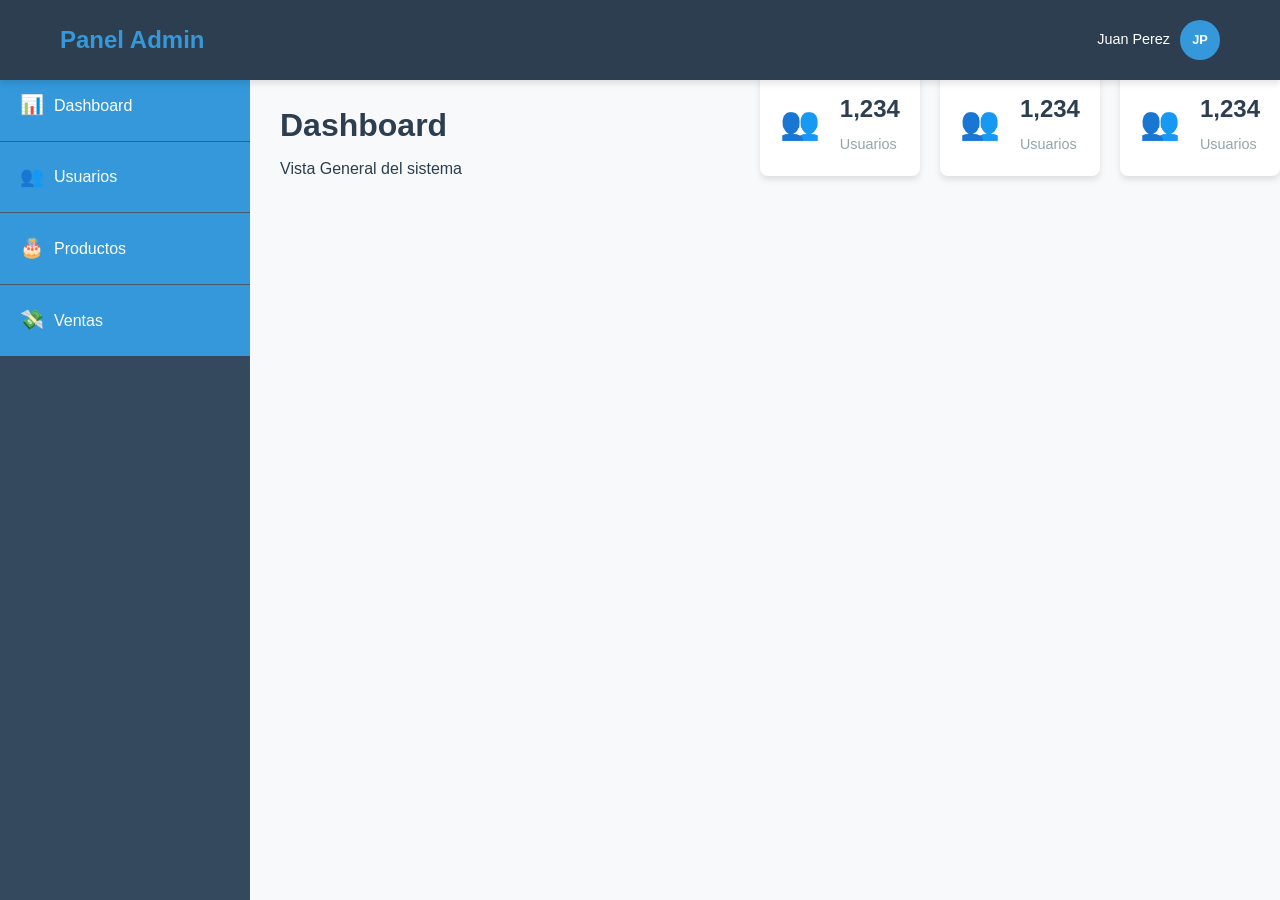
<file: index.html>
<!doctype html>
<html lang="en">
  <head>
    <meta charset="UTF-8" />
    <meta name="viewport" content="width=device-width, initial-scale=1.0" />
    <link rel="stylesheet" href="style.css" />
    <title>Admin Panel</title>
  </head>
  <body>
    <header class="header">
      <div class="header-content">
        <h1 class="logo">Panel Admin</h1>
        <div class="user-info">
          <span class="user-name"> Juan Perez</span>
          <div class="user-avatar">JP</div>
        </div>
      </div>
    </header>

    <div class="main-container">
      <aside class="sidebar">
        <nav class="sidebar-nav">
          <ul class="nav-list">
            <li class="nav-item">
              <a href="#dashboard" class="nav-link active">
                <span class="nav-icon"> 📊</span>
                <span class="nav-text"> Dashboard</span>
              </a>
            </li>
            <li class="nav-item">
              <a href="#dashboard" class="nav-link active">
                <span class="nav-icon"> 👥</span>
                <span class="nav-text"> Usuarios</span>
              </a>
            </li>
            <li class="nav-item">
              <a href="#dashboard" class="nav-link active">
                <span class="nav-icon"> 🎂</span>
                <span class="nav-text"> Productos</span>
              </a>
            </li>
            <li>
                <a href="#VENTAS" class="nav-link active">
                    <span class="nav-icon"> 💸</span>
                    <span class="nav-text"> Ventas</span>
                </a>
            </li>
          </ul>
        </nav>
      </aside>
      <main class="main-content">
        <div class="content-header">
          <h2 class="page-title">Dashboard</h2>
          <p class="page-description">Vista General del sistema</p>
        </div>
      </main>

      <section class="stats-section">
        <div class="stats-grid">
            <div class="stats-card">
                <div class="stats-icon">👥</div>
                <div class="stats-info">
                    <h3 class = "stats-number">1,234</h3>
                    <p class="stats-label">Usuarios</p>
                </div>
            </div>
            <div class="stats-card">
                <div class="stats-icon">👥</div>
                <div class="stats-info">
                    <h3 class = "stats-number">1,234</h3>
                    <p class="stats-label">Usuarios</p>
                </div>
            </div>
            <div class="stats-card">
                <div class="stats-icon">👥</div>
                <div class="stats-info">
                    <h3 class = "stats-number">1,234</h3>
                    <p class="stats-label">Usuarios</p>
                </div>
            </div>
        </div>
      </section>
    </div>
  </body>
</html>
</file>
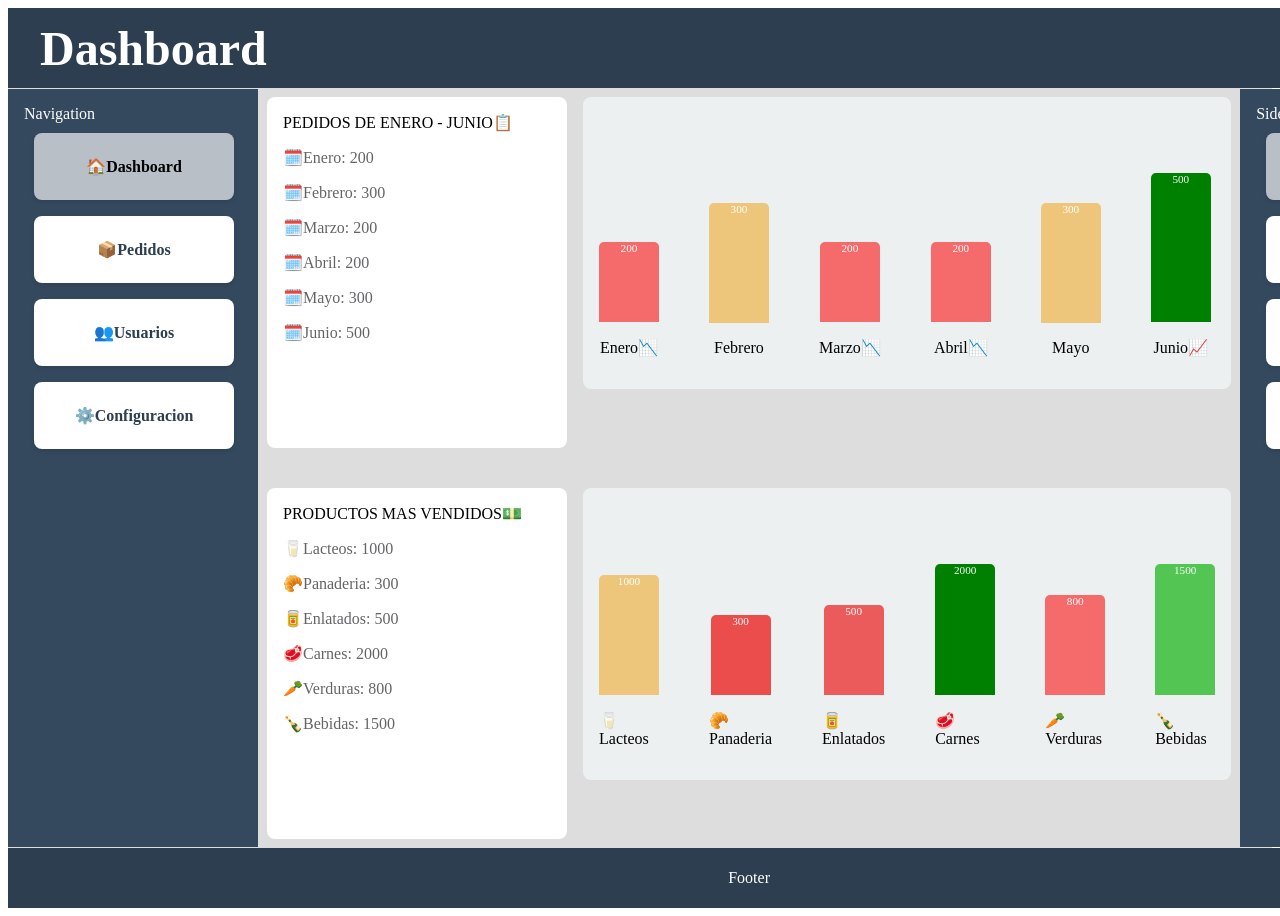
<file: PracticaCssGrid/index.html>
<!DOCTYPE html>
<html lang="es">
<head>
<meta charset="UTF-8">
<meta name="viewport" content="width=device-width, initial-scale=1.0">
<title>Layout Unificado Grid</title>
<link rel="stylesheet" href="style.css">
</head>

    <body>
        <div class="dashboard">
            <header class="dashboard-header">
                <h1>Dashboard</h1>
                <div class="user-info">
                    <span class="user-name"> Alison Villa   </span>
                    <div class="user-avatar">AV</div>
                </div>
            </header>

            <nav class="nav">Navigation
                <section class="stats-grid">
                    <div class="stat-card active">🏠Dashboard</div>
                    <div class="stat-card">📦Pedidos</div>
                    <div class="stat-card">👥Usuarios</div>
                    <div class="stat-card">⚙️Configuracion</div>
                </section>
            </nav>

            <div class="dashboard-content">
              
                <div class="row">
                    <div class="card">PEDIDOS DE ENERO - JUNIO📋
                        <p>🗓️Enero: 200</p> 
                        <p>🗓️Febrero: 300</p>
                        <p>🗓️Marzo: 200</p>
                        <p>🗓️Abril: 200</p>
                        <p>🗓️Mayo: 300</p>
                        <p>🗓️Junio: 500</p>
                    </div>

                    <div class="chart">
                        <div class="bar-container">
                            <div class="bar" style="height: 40%; background-color:rgb(245, 106, 106);">
                                <span>200</span>
                            </div>
                            <p>Enero📉</p>
                        </div>
                        <div class="bar-container">
                            <div class="bar" style="height: 60%; background-color: rgb(238, 198, 123);">
                                <span>300</span>
                            </div>
                            <p>Febrero</p>
                        </div>
                        <div class="bar-container">
                            <div class="bar" style="height: 40%; background-color: rgb(245, 106, 106);">
                                <span>200</span>
                            </div>
                            <p>Marzo📉</p>
                        </div>
                        <div class="bar-container">
                            <div class="bar" style="height: 40%; background-color: rgb(245, 106, 106);">
                                <span>200</span>
                            </div>
                            <p>Abril📉</p>
                        </div>
                        <div class="bar-container">
                            <div class="bar" style="height: 60%; background-color: rgb(238, 198, 123);">
                                <span>300</span>
                            </div>
                            <p>Mayo</p>
                        </div>
                        <div class="bar-container">
                            <div class="bar" style="height: 80%; background-color: green;">
                                <span>500</span>
                            </div>
                            <p> Junio📈</p>
                        </div>
                    </div>
                    
                </div>

                <div class="row">
                    <div class="card">PRODUCTOS MAS VENDIDOS💵
                        <p> 🥛Lacteos: 1000</p> 
                        <p> 🥐Panaderia: 300</p>
                        <p> 🥫Enlatados: 500</p>
                        <p> 🥩Carnes: 2000</p>
                        <p> 🥕Verduras: 800</p>
                        <p> 🍾Bebidas: 1500</p>
                    </div>
                    <div class="chart">
                        <div class="bar-container">
                            <div class="bar" style="height: 60%; background-color:rgb(238, 198, 123);">
                            <span>1000</span>
                            </div>
                            <p> 🥛Lacteos </p>
                        </div>
                        
                    <div class="bar-container">
                            <div class="bar" style="height: 40%; background-color: rgb(235, 77, 77);">
                            <span>300</span>
                            </div>
                            <p> 🥐Panaderia </p>
                    </div>
                    
                        <div class="bar-container">
                            <div class="bar" style="height: 45%; background-color: rgb(235, 91, 91);">
                            <span>500</span>
                            </div>
                            <p> 🥫Enlatados </p>
                        </div>
                    
                        <div class="bar-container">
                            <div class="bar" style="height: 100%; background-color: green;">
                            <span>2000</span> 
                            </div>
                            <p> 🥩Carnes </p>
                        </div>
                    
                        <div class="bar-container">
                            <div class="bar" style="height: 50%; background-color: rgb(245, 106, 106);">
                            <span>800</span>
                            </div>
                            <p>🥕Verduras</p>
                        </div>
                        
                        <div class="bar-container">
                            <div class="bar" style="height: 80%; background-color: rgb(83, 197, 83);">
                            <span>1500</span>
                            </div>
                            <p>🍾Bebidas</p>
                        </div>
                    </div>
                </div>

            </div>

            <aside class="sidebar">Sidebar
                <section class="stats-grid">
                    <div class="stat-card active">Graficos📊</div>
                    <div class="stat-card">🛒Ventas: $45,678</div>
                    <div class="stat-card">👥Usuarios: 1,234</div>
                    <div class="stat-card">💰Ingresos: $20,345</div>
                </section>
            </aside>
            
            <footer class="footer">Footer
            </footer>
        </div>   
        
    </body>
</html>
</file>
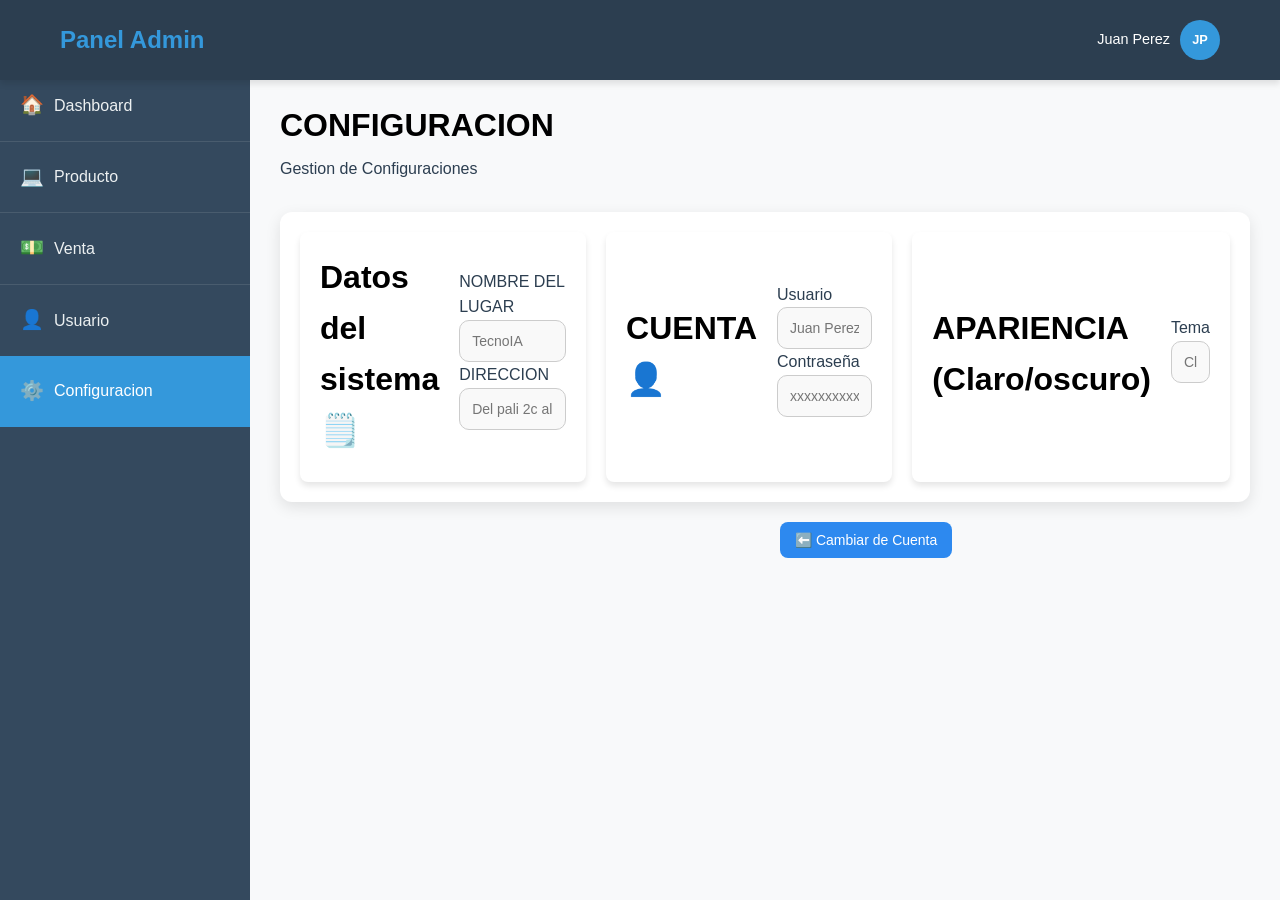
<file: configuracion.html>
<!doctype html>
<html lang="en">
  <head>
    <meta charset="UTF-8" />
    <meta name="viewport" content="width=device-width, initial-scale=1.0" />
    <link rel="stylesheet" href="style.css" />
    <title>Admin Panel</title>
  </head>


  <body>
    
    <header class="header">
      <div class="header-content">
        <h1 class="logo">Panel Admin</h1>
        <div class="user-info">
          <span class="user-name"> Juan Perez</span>
          <div class="user-avatar">JP</div>
        </div>
      </div>
    </header>

    <div class="main-container">
      <aside class="sidebar">
        <nav class="sidebar-nav">

          <ul class="nav-list">
            <li class="nav-item">
              <a href="index.html" class="nav-link ">
                <span class="nav-icon"> 🏠</span>
                <span class="nav-text"> Dashboard</span>
              </a>
            </li>
            <li class="nav-item">
              <a href="producto.html" class="nav-link">
                <span class="nav-icon"> 💻</span>
                <span class="nav-text"> Producto</span>
              </a>
            </li>
            <li class="nav-item">
              <a href="venta.html" class="nav-link">
                <span class="nav-icon"> 💵</span>
                <span class="nav-text"> Venta</span>
              </a>
            </li>
            <li>
                <a href="usuario.html" class="nav-link ">
                    <span class="nav-icon"> 👤</span>
                    <span class="nav-text"> Usuario</span>
                </a>
            </li>
            <li>
                <a href="configuracion.html" class="nav-link active">
                    <span class="nav-icon"> ⚙️</span>
                    <span class="nav-text">Configuracion</span>
                </a>
            </li>
          </ul>

        </nav>
      </aside>


       <main class="main-content">
             <div class="content-header">
              <h2 class="pageConfiguracion-title">CONFIGURACION</h2>
              <p class="page-description"> Gestion de Configuraciones</p>
             </div>

           <section class="Configuracion-section">
             <div class="stats-grid">

                <div class="stats-card">
                   <h2 class="pageConfiguracion-title">Datos del sistema🗒️</h2>
                    <div class="stats-info">
                       <div class="campoConfiguracion">
                         <Label>NOMBRE DEL LUGAR</Label>
                         <input type="text" placeholder="TecnoIA">
                         <Label>DIRECCION</Label>
                         <input type="text" placeholder="Del pali 2c al sur">
                        </div>
                    </div>
                </div>
                <div class="stats-card">
                   <h2 class="pageConfiguracion-title"> CUENTA👤</h2>
                    <div class="stats-info">
                       <div class="campoConfiguracion">
                         <Label>Usuario</Label>
                         <input type="text" placeholder="Juan Perez">
                         <Label>Contraseña</Label>
                         <input type="text" placeholder="xxxxxxxxxx">
                        </div>
                    </div>
                </div>
                
                <div class="stats-card">
                    <h2 class="pageConfiguracion-title"> APARIENCIA (Claro/oscuro)</h2>
                    <div class="stats-info">
                       <div class="campoConfiguracion">
                         <Label>Tema</Label>
                         <input type="text" placeholder="Claro                                ⬇">
                        
                        </div>
                    </div>
                </div>
             </div>
           </section>
           <button class="btn-CambiarDeCuenta"> ⬅️ Cambiar de Cuenta</button>
     

       </main>
  </body>
</html>
</file>
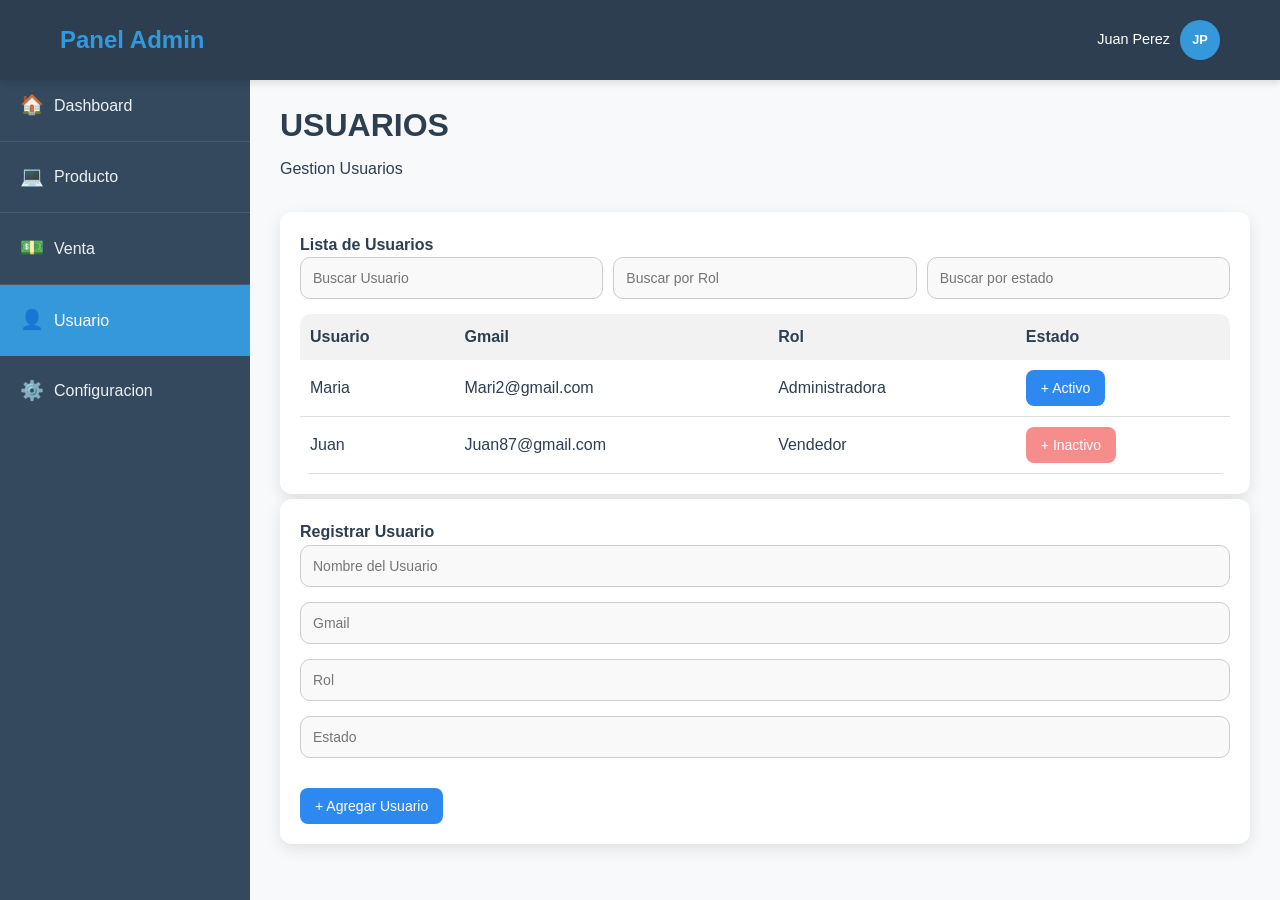
<file: usuario.html>
<!doctype html>
<html lang="en">
  <head>
    <meta charset="UTF-8" />
    <meta name="viewport" content="width=device-width, initial-scale=1.0" />
    <link rel="stylesheet" href="style.css" />
    <title>Admin Panel</title>
  </head>


  <body>
    
    <header class="header">
      <div class="header-content">
        <h1 class="logo">Panel Admin</h1>
        <div class="user-info">
          <span class="user-name"> Juan Perez</span>
          <div class="user-avatar">JP</div>
        </div>
      </div>
    </header>

    <div class="main-container">
      <aside class="sidebar">
        <nav class="sidebar-nav">

          <ul class="nav-list">
            <li class="nav-item">
              <a href="index.html" class="nav-link ">
                <span class="nav-icon"> 🏠</span>
                <span class="nav-text"> Dashboard</span>
              </a>
            </li>
            <li class="nav-item">
              <a href="producto.html" class="nav-link">
                <span class="nav-icon"> 💻</span>
                <span class="nav-text"> Producto</span>
              </a>
            </li>
            <li class="nav-item">
              <a href="venta.html" class="nav-link">
                <span class="nav-icon"> 💵</span>
                <span class="nav-text"> Venta</span>
              </a>
            </li>
            <li>
                <a href="usuario.html" class="nav-link active">
                    <span class="nav-icon"> 👤</span>
                    <span class="nav-text"> Usuario</span>
                </a>
            </li>
            <li>
                <a href="configuracion.html" class="nav-link ">
                    <span class="nav-icon"> ⚙️</span>
                    <span class="nav-text">Configuracion</span>
                </a>
            </li>
          </ul>

        </nav>
      </aside>


       <main class="main-content">
             <div class="content-header">
              <h2 class="page-title">USUARIOS</h2>
              <p class="page-description">Gestion Usuarios</p>
             </div>

            <section class="Usuario-section">
              <h3 class="page-description">Lista de Usuarios</h3>
              <div class="campoUsuario">
                <input type="text" placeholder="Buscar Usuario">
                <input type="text" placeholder="Buscar por Rol">
                <input type="text" placeholder="Buscar por estado">
              </div>

              <table class="tabla">
                <tr>
                  <th>Usuario</th>
                  <th>Gmail</th>
                  <th>Rol</th>
                  <th>Estado</th>
                </tr>

                <tr>
                  <td>Maria</td>
                  <td>Mari2@gmail.com</td>
                  <td>Administradora</td>
                  <td><button class="btn-Activo">+ Activo</button></td>
                </tr>

                <tr>
                  <td>Juan</td>
                  <td>Juan87@gmail.com</td>
                  <td>Vendedor</td>
                  <td><button class="btn-Inactivo">+ Inactivo</button></td>

                </tr>
              </table>
            </section>

            <section class="Usuario-section">
              <h3 class="page-description">Registrar Usuario</h3>
              <div class="campo">
                <input type="text" placeholder="Nombre del Usuario">
              </div>
              <div class="campo">
                <input type="text" placeholder="Gmail">
              </div>
              <div class="campo">
                <input type="text" placeholder="Rol">
              </div>
              <div class="campo">
                <input type="text" placeholder="Estado">
              </div>
              <button class="btn-agregarUsuario">+ Agregar Usuario</button>

            </section>
       </main>
  </body>
</html>
</file>
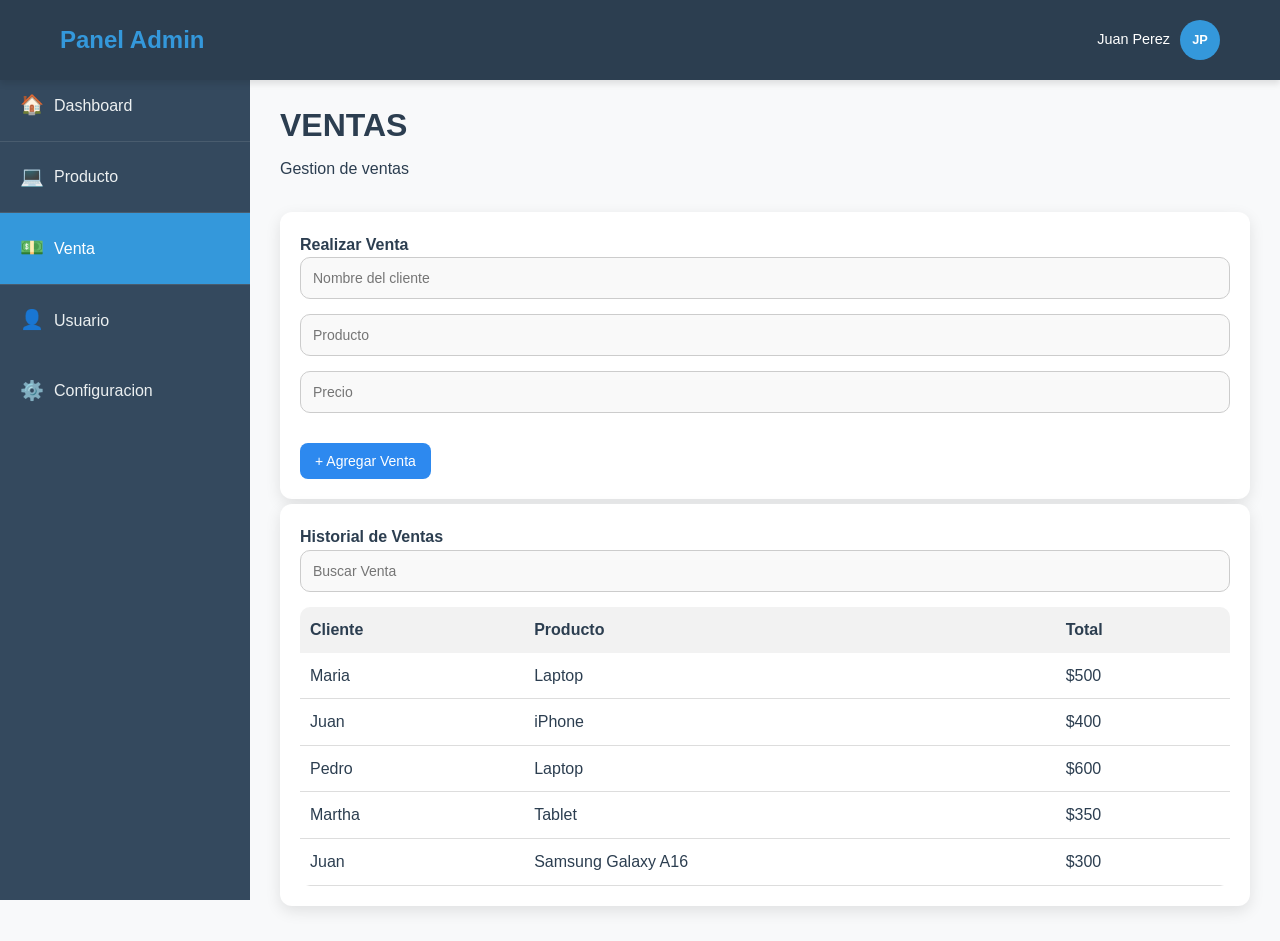
<file: venta.html>
<!doctype html>
<html lang="en">
  <head>
    <meta charset="UTF-8" />
    <meta name="viewport" content="width=device-width, initial-scale=1.0" />
    <link rel="stylesheet" href="style.css" />
    <title>Admin Panel</title>
  </head>


  <body>
    
    <header class="header">
      <div class="header-content">
        <h1 class="logo">Panel Admin</h1>
        <div class="user-info">
          <span class="user-name"> Juan Perez</span>
          <div class="user-avatar">JP</div>
        </div>
      </div>
    </header>

    <div class="main-container">
      <aside class="sidebar">
        <nav class="sidebar-nav">

          <ul class="nav-list">
            <li class="nav-item">
              <a href="index.html" class="nav-link">
                <span class="nav-icon"> 🏠</span>
                <span class="nav-text"> Dashboard</span>
              </a>
            </li>
            <li class="nav-item">
              <a href="producto.html" class="nav-link">
                <span class="nav-icon"> 💻</span>
                <span class="nav-text"> Producto</span>
              </a>
            </li>
            <li class="nav-item">
              <a href="venta.html" class="nav-link active">
                <span class="nav-icon"> 💵</span>
                <span class="nav-text"> Venta</span>
              </a>
            </li>
            <li>
                <a href="usuario.html" class="nav-link ">
                    <span class="nav-icon"> 👤</span>
                    <span class="nav-text"> Usuario</span>
                </a>
            </li>
            <li>
                <a href="configuracion.html" class="nav-link ">
                    <span class="nav-icon"> ⚙️</span>
                    <span class="nav-text">Configuracion</span>
                </a>
            </li>
          </ul>

        </nav>
      </aside>


       <main class="main-content">
             <div class="content-header">
              <h2 class="page-title">VENTAS</h2>
              <p class="page-description">Gestion de ventas</p>
             </div>

           <section class="Venta-section">
              <h3 class="page-description">Realizar Venta</h3>
              <div class="campo">
                <input type="text" placeholder="Nombre del cliente">
              </div>
              <div class="campo">
                <input type="text" placeholder="Producto">
              </div>
              <div class="campo">
                <input type="text" placeholder="Precio">
              </div>
              <button class="btn-agregarVenta">+ Agregar Venta</button>

            </section>

            <section class="Venta-section">
              <h3 class="page-description">Historial de Ventas</h3>
              <div class="campo">
                <input type="text" placeholder="Buscar Venta">
              </div>

              <table class="tabla">
                <tr>
                  <th>Cliente</th>
                  <th>Producto</th>
                  <th>Total</th>
                </tr>

                <tr>
                  <td>Maria</td>
                  <td>Laptop</td>
                  <td>$500</td>
                </tr>

                <tr>
                  <td>Juan</td>
                  <td>iPhone</td>
                  <td>$400</td>
                </tr>
                <tr>
                  <td>Pedro</td>
                  <td>Laptop</td>
                  <td>$600</td>
                </tr>
                <tr>
                  <td>Martha</td>
                  <td>Tablet</td>
                  <td>$350</td>
                </tr>
                <tr>
                  <td>Juan</td>
                  <td>Samsung Galaxy A16</td>
                  <td>$300</td>
                </tr>
              </table>
                  

            </section>
       </main>
  </body>
</html>
</file>
<file: style.css>
:root {

  /*colores principales*/
  --primary-color: #2c3e50;
  --secondary-color: #3498db;
  --accent-color: #e74c3c;
  --success-color: #27ae60;
  --warning-color: #f39c12;

  /* COLORES DE TEXTO*/
  --text-primary: #2c3e50;
  --text-secondary: #f78c8d;
  --text-light: #95a5a6;
  
    /* COLORES DE FONDO*/
  --bg-primary : #ffffff;
  --bg-secondary: #f8f9fa;
  --bg-dark: #34495e;
  
    /* ESPACIADO*/
  --spacing-xs: 5px;
  --spacing-sm: 10px;
  --spacing-md: 20px;
  --spacing-lg: 30px;
  --spacing-xl: 40px;
  
    /* BORDES*/
  --border-radius: 8px;
  --border-color: #e1e8ed;

   /* SOMBRAS*/
  --shadow-sm: 0 1px 3px rgba(0, 0, 0, 0.1);
  --shadow-md: 0 4px 6px rgba(0, 0, 0, 0.1);
  --shadow-lg: 0 10px 25px rgba(0, 0, 0, 0.1);
 
    /* TRANSITIONES*/
  --transition-fast: 0.2s ease;
  --transition-normal: 0.3s ease;
  --transition-slow: 0.5s ease;
}


  /* RESET Y CONFIGURACIONES BASE*/
* {
  margin: 0;
  padding: 0;
  box-sizing: border-box;
}

body {
  font-family: 'Arial', sans-serif;
  background-color: var(--bg-secondary);
  color: var(--text-primary);
  line-height: 1.6;
}

.header {
  background-color: var(--primary-color);
  color: white;
  padding: 0;
  position: fixed;
  top: 0;
  left: 0;
  right: 0;
  z-index: 1000;
  box-shadow: var(--shadow-md);
}

.header-content {
  max-width: 1200px;
  margin: 0 auto;
  padding: var(--spacing-md);
  display: flex;
  justify-content: space-between;
  align-items: center;
}

.logo {
  font-size: 1.5rem;
  font-weight: bold;
  color: var(--secondary-color);
}

.user-info {
  display: flex;
  align-items: center;
  gap: var(--spacing-sm);
  
}

.user-name {
  font-size: 0.9rem;
}

.user-avatar {
  width: 40px;
  height: 40px;
  background-color: var(--secondary-color);
  display: flex;
  justify-content: center;
  align-items: center;
  border-radius: 50%;
  font-weight: bold;
  font-size: 0.8rem;
}

.main-container {
  margin-top: 70px;
  display: flex;
  min-height: calc(100vh - 70px);
}

.sidebar {
  width: 250px;
  background-color: var(--bg-dark);
  position: fixed;
  left: 0;
  top: 70px;
  bottom: 0;
  overflow-y: auto;
  transition: var(--transition-normal);
}

.nav-list {
  list-style: none;
}

.nav-item {
  border-bottom: 1px solid rgba(255, 255, 255, 0.1);
}

.nav-link {
  display: flex;
  align-items: center;
  padding: var(--spacing-md);
  color: #ecf0f1;
  text-decoration: none;
  transition: all var(--transition-normal);
}

.nav-link:hover {
  background-color: rgba(255, 255, 255, 0.1);
  transform: translateX(5px);
}

.nav-link.active{
  background-color: var(--secondary-color);
  color: white;
}

.nav-icon {
    margin-right: var(--spacing-sm);
    font-size: 1.2rem;
}

.main-content{
    margin-left: 250px;
    flex: 1;
    padding: var(--spacing-lg);
}

.content-header{
    margin-bottom: var(--spacing-lg);
}

.page-title{
    font-size: 2rem;
    color: var(--text-primary);
    margin-bottom: var(--spacing-xs);
}

.page-description {
    color: var(--text-primary);
    font-size: 1rem;
}

.stats-grid {
  display: flex;
  gap: var(--spacing-md);
  flex-wrap: wrap;
}

/*ESTE ES PARA EL FONDO DE LOS CUADRO PEUQENO  BLANCO QUE NOMBRAMOS COMO VARIABLE STAT-CARD DE LA DASHBOARD*/
.stats-card {
    background-color: white;
    padding: var(--spacing-md);
    border-radius: var(--border-radius);
    box-shadow: var(--shadow-md);
    display: flex;
    align-items: center;
    gap: var(--spacing-md);

}

/* ICONO */
.stats-icon {
    font-size: 2rem;
}

/* TEXTO */
.stats-number {
    font-size: 1.5rem;
    margin-bottom: var(--spacing-xs);
}
.stats-label {
    color: var(--text-light);
    font-size: 0.9rem;
}

/* CONTENEDOR DE LAS TARJETAS */
.stats-grid {
    display: grid;
    grid-template-columns: repeat(3, 1fr); /* Crea 3 columnas iguales (1fr = una fracción del espacio disponible) */
    gap: var(--spacing-md); 
}

/* TARJETA INDIVIDUAL */
.stats-card {
    width: 100%;
    /* Hace que la tarjeta ocupe todo el ancho de su columna */
}

.stats-card:hover {
  background-color: rgba(255, 255, 255, 0.1);
  transform: translateX(5px);
}
/*TODO LO DE PRODUCTO*/

.producto-card {
    background-color: white;
    padding: var(--spacing-md);
    border-radius: var(--border-radius);
    box-shadow: var(--shadow-md);
    display: flex;
    align-items: center;
    gap: var(--spacing-md);

}
.actividad {
  width: 100%;
  margin-top:30px ;
  height: 300px;   /* para que tenga scroll */
  overflow-y: scroll;
}

.fila {
  background: #f2f2f2;
  margin: 8px 0;
  padding: 10px;
  border-radius: 8px;
}

.producto-grid {
   gap: var(--spacing-md);
   flex-wrap: wrap;
   display: grid;
   grid-template-columns: repeat(3, 1fr); /* Crea 3 columnas iguales (1fr = una fracción del espacio disponible) */
   gap: var(--spacing-md); 
}

.btn-agregarProducto {
  margin-top:15px ;
  background-color: #2d89ef;
  color: white;
  border: none;
  padding: 10px 15px;
  border-radius: 8px;
  cursor: pointer;
  font-size: 14px;
}

.btn-agregarProducto:hover {
  background-color: #1b5fbd;
}

.buscadorDeProducto {
  margin-bottom:5px;
  padding: 10px;
  width: 400px;
  border-radius: 8px;
  border: 1px solid #ccc;
  margin-right: 3px;
}

.buscadorDeProducto:focus {
  outline: none;
  border-color: #2d89ef;
}

.producto-card:hover {
  background-color: rgba(255, 255, 255, 0.1);
  transform: translateX(5px);
}

/*TODO LO DE VENTAS*/

.btn-agregarVenta {
  margin-top:15px ;
  background-color: #2d89ef;
  color: white;
  border: none;
  padding: 10px 15px;
  border-radius: 8px;
  cursor: pointer;
  font-size: 14px;
}

.btn-agregarVenta:hover {
  background-color: #1b5fbd;
}
.campo {
  margin-bottom: 15px;
}

.campo input {
  width: 100%;
  padding: 12px;
  border-radius: 10px;
  border: 1px solid #ccc;
  background-color: #f9f9f9;
  font-size: 14px;
}
/* efecto cuando haces clic */
.campo input:focus {
  outline: none;
  border-color: #2d89ef;
  background-color: white;
}

.Venta-section
{
  margin-bottom:5px;
  background: white;  /* fondo blanco */
  padding: 20px;    /* espacio interno */
  border-radius: 12px;  /* bordes redondos */
  box-shadow: 0px 5px 15px rgba(0,0,0,0.1); /*sombra */
}

table {
  width: 100%;
  border-radius: 10px;
  overflow: hidden; /*para que no se salga nada del borde*/
  border-collapse: collapse;
  background: white;
 
}

th {
  text-align: left;
  padding: 10px;
  background: #f2f2f2;
}

td {
  padding: 10px;
  border-bottom: 1px solid #ddd;
}

/*TODO LO DE USUARIO*/
.Usuario-section
{
  margin-bottom:5px;
  background: white;  /* fondo blanco */
  padding: 20px;    /* espacio interno */
  border-radius: 12px;  /* bordes redondos */
  box-shadow: 0px 5px 15px rgba(0,0,0,0.1); /*sombra */
}

.campoUsuario{
  margin-bottom: 15px;
  display: flex;      /* 👈 los pone en fila */
  gap: 10px;          /* espacio entre ellos */
}

.campoUsuario input {
  width: 100%;
  padding: 12px;
  border-radius: 10px;
  border: 1px solid #ccc;
  background-color: #f9f9f9;
  font-size: 14px;
}
/* efecto cuando haces clic */
.campoUsuario input:focus {
  outline: none;
  border-color: #2d89ef;
  background-color: white;
}
.btn-Activo {
  background-color: #2d89ef;
  color: white;
  border: none;
  padding: 10px 15px;
  border-radius: 8px;
  cursor: pointer;
  font-size: 14px;
}

.btn-Activo:hover {
  background-color: #1b5fbd;
}

.btn-Inactivo {
  background-color: #f78c8d;
  color: white;
  border: none;
  padding: 10px 15px;
  border-radius: 8px;
  cursor: pointer;
  font-size: 14px;
}

.btn-Inactivo:hover {
  background-color: #ee7173;
}
.btn-agregarUsuario {
  margin-top:15px ;
  background-color: #2d89ef;
  color: white;
  border: none;
  padding: 10px 15px;
  border-radius: 8px;
  cursor: pointer;
  font-size: 14px;
}

.btn-agregarUsuario:hover {
  background-color: #1b5fbd;
}

/*TODO LO DE CONFIGURACION*/
.Configuracion-section
{
  margin-bottom:5px;
  background: white;  /* fondo blanco */
  padding: 20px;    /* espacio interno */
  border-radius: 12px;  /* bordes redondos */
  box-shadow: 0px 5px 15px rgba(0,0,0,0.1); /*sombra */
}

.campoConfiguracion {
  margin-bottom: 15px;
}

.campoConfiguracion input {
  width: 100%;
  padding: 12px;
  border-radius: 10px;
  border: 1px solid #ccc;
  background-color: #f9f9f9;
  font-size: 14px;
}
/* efecto cuando haces clic */
.campoConfiguracion input:focus {
  outline: none;
  border-color: #2d89ef;
  background-color: white;
}

.pageConfiguracion-title{
    font-size: 2rem;
    color: #000000;
    margin-bottom: var(--spacing-xs);
}


.btn-CambiarDeCuenta{
  margin-top:15px ;
  background-color: #2d89ef;
  color: white;
  border: none;
  padding: 10px 15px;
  border-radius: 8px;
  cursor: pointer;
  font-size: 14px;
  margin-left:500px ;
}

.btn-CambiarDeCuenta:hover {
  background-color: #1b5fbd;
}
</file>
<file: PracticaCssGrid/style.css>
.dashboard {
    display: grid;
    grid-template-areas:
        "header header header"
        "nav    main   sidebar"
        "footer footer footer";
    grid-template-columns: 250px 1fr 250px;
    grid-template-rows: 80px 1fr 60px;
    min-height: 100vh;
    gap: 1px;
    background: #ddd;
}
.dashboard-header {
    grid-area: header;
    background: #2c3e50;
    color: white;
    display: flex;
    justify-content: space-between;
    align-items: center;
    padding: 0 2rem;
    font-size: 1.5rem;
}

.user-info {
  display: flex;
  align-items: center;
  gap: var(--spacing-sm);
  
}

.user-name {
  font-size: 0.9rem;
}

.user-avatar {
  width: 40px;
  height: 40px;
  background-color: #3498db;
  display: flex;
  justify-content: center;
  align-items: center;
  border-radius: 50%;
  font-weight: bold;
  font-size: 0.8rem;
}


.nav {
    grid-area: nav;
    background: #34495e;
    color: white;
    padding: 1rem;
}

.main {
    grid-area: main;
    background: white;
    padding: 2rem;
}

.dashboard-content {
    display: grid;
    gap: 1.5rem;
}


.row {
    display: grid;
    grid-template-columns: 300px 1fr;
    gap: 1rem;
    padding: 8px;
}

.card {
    background: white;
    padding: 1rem;
    border-radius: 8px;
}

.card p {
    color: #636566;
}

.chart {
    display: flex;
    align-items: flex-end;
    justify-content:100px;
    gap: 50px;
    height: 260px;
    padding: 1rem;
    background: #ecf0f1;
    border-radius: 8px;
    
}

.bar {
    width: 60px;
    color: white;
    text-align: center;
    border-radius: 5px 5px 0 0;
    font-size: 0.7rem;
}

.bar span {
    display: block;
}

.bar-container {
    display: flex;
    flex-direction: column;
    align-items: center;
    justify-content: flex-end;
    height: 200px;
}

.sidebar {
    grid-area: sidebar;
    background: #34495e;
    padding: 1rem;
    color: white
}

.stats-grid {
    grid-column: 1 / -1;
    display: grid;
    grid-template-columns: repeat(auto-fit, minmax(200px, 1fr));
    gap: 1rem;
    padding: 10px;
}

.stat-card {
    background: white;
    padding: 1.5rem;
    border-radius: 8px;
    box-shadow: 0 2px 4px rgba(0,0,0,0.1);
    text-align: center;
    font-weight: bold;
    color: #2c3e50;
}

.stat-card.active{
  background-color:rgba(255, 255, 255, 0.651);
  color: black;
}

.stat-card:hover {
  background-color: #ecf0f1;
  transform: translateX(5px);
}



.footer {
    grid-area: footer;
    background: #2c3e50;
    color: white;
    display: flex;
    align-items: center;
    justify-content: center;
}

/* Responsive */
@media (max-width: 1024px) {
    .dashboard {
        grid-template-areas:
            "header header"
            "nav    main"
            "sidebar sidebar"
            "footer footer";
        grid-template-columns: 200px 1fr;
        grid-template-rows: 80px 1fr auto 60px;
    }
}

@media (max-width: 768px) {
    .dashboard {
        grid-template-areas:
            "header"
            "nav"
            "main"
            "sidebar"
            "footer";
        grid-template-columns: 1fr;
        grid-template-rows: 80px auto 1fr auto 60px;
    }
}
</file>
